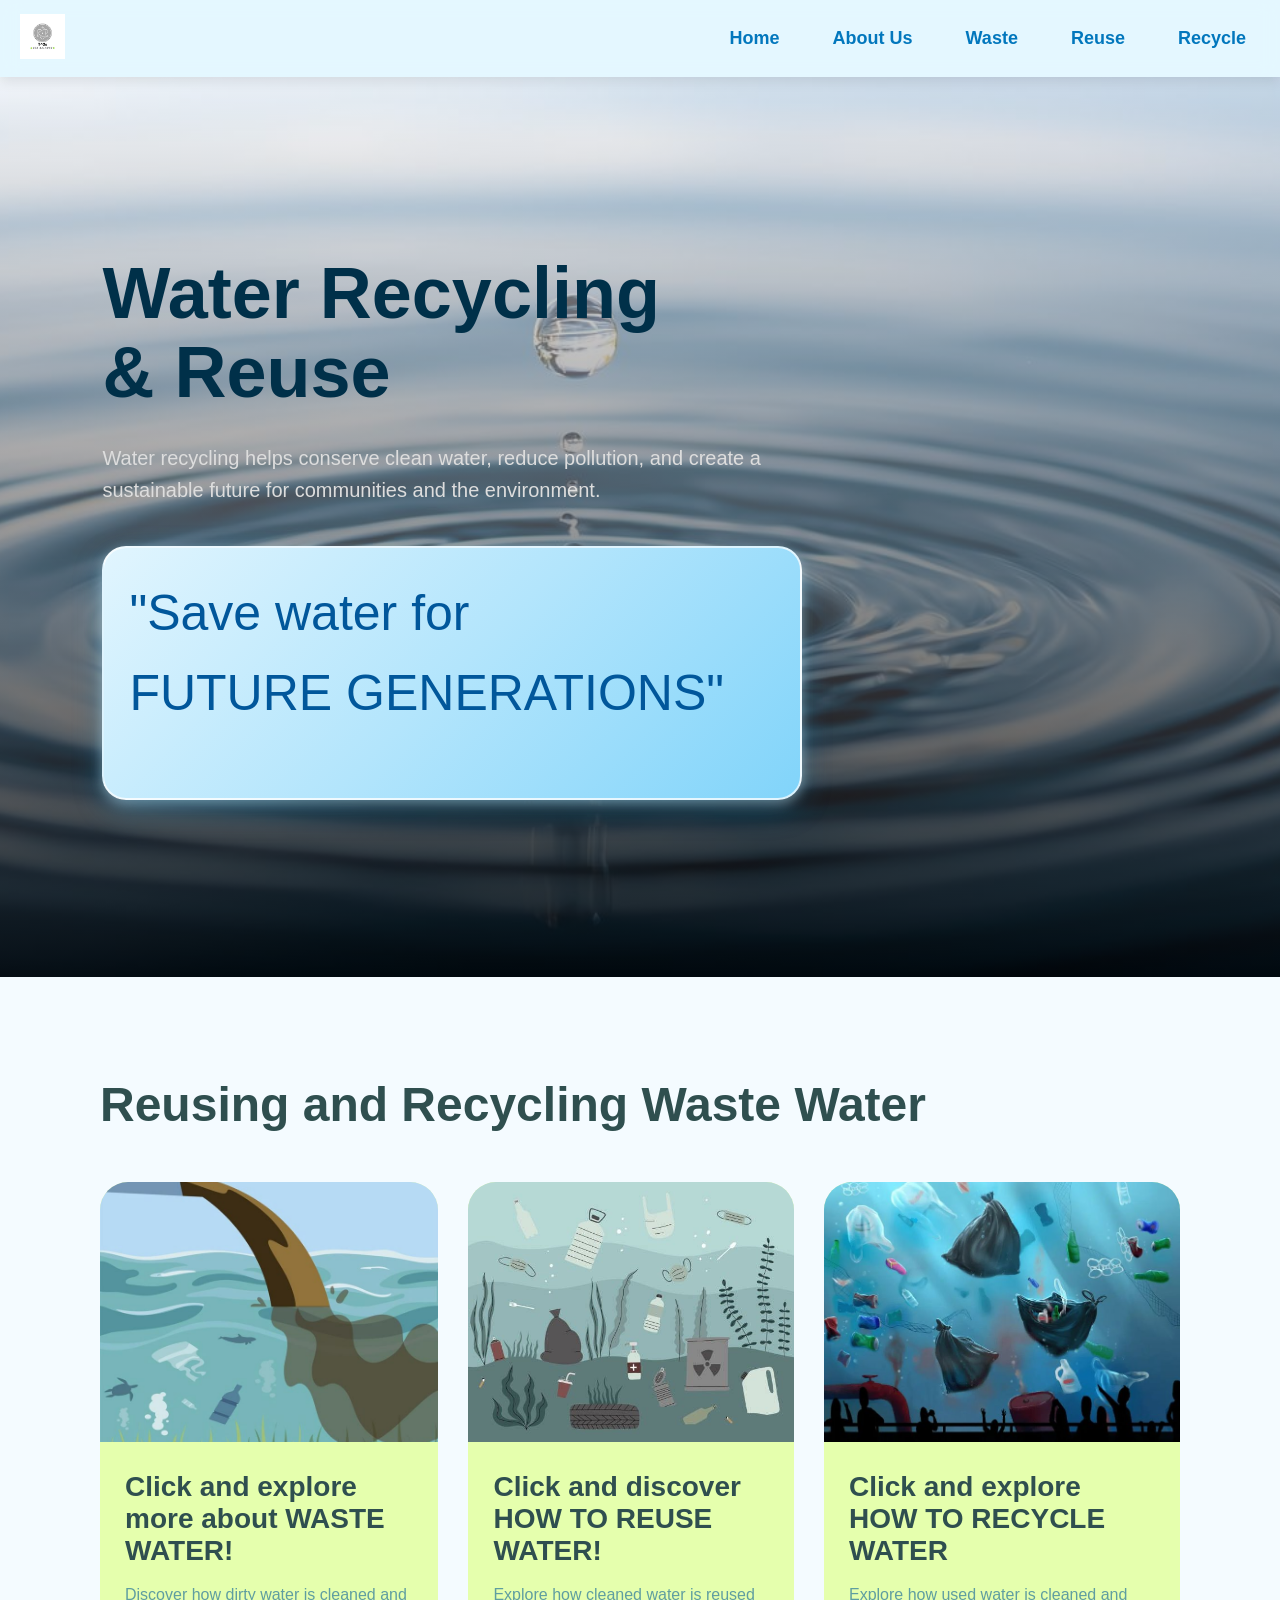
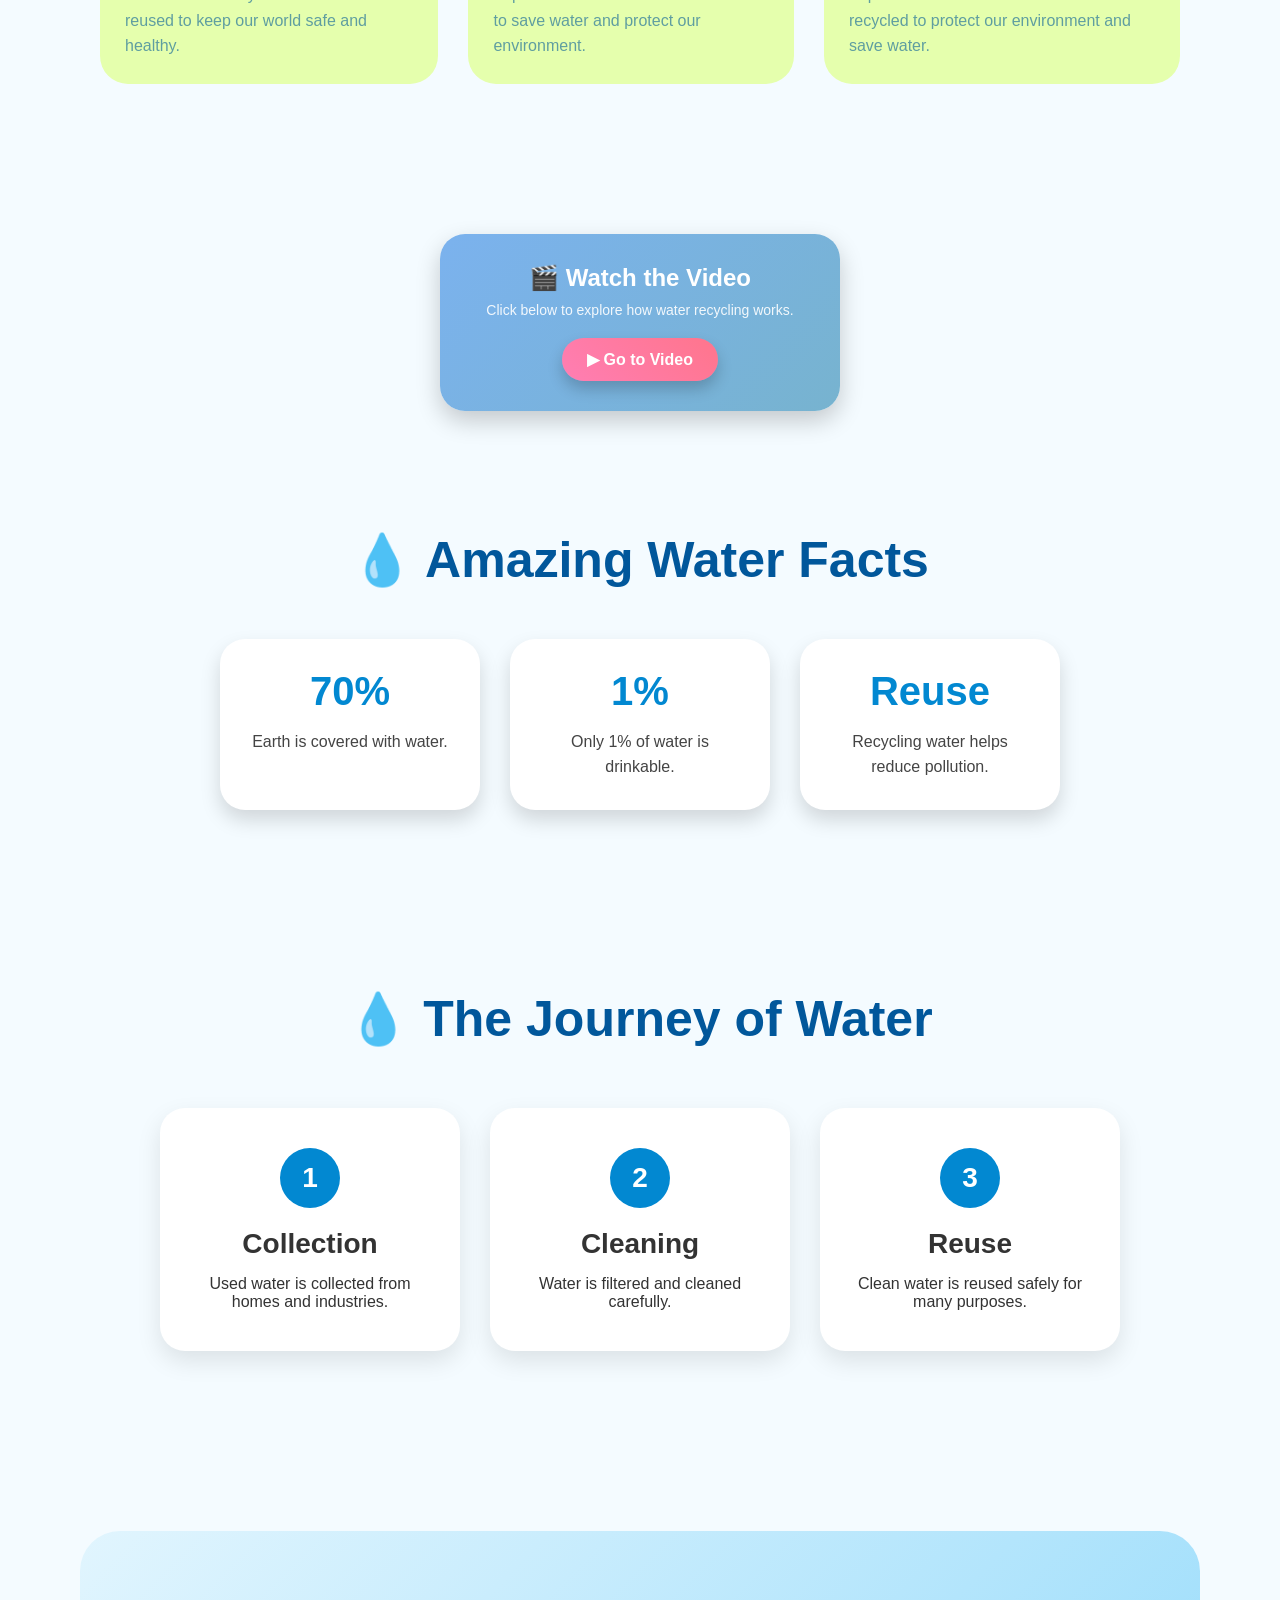
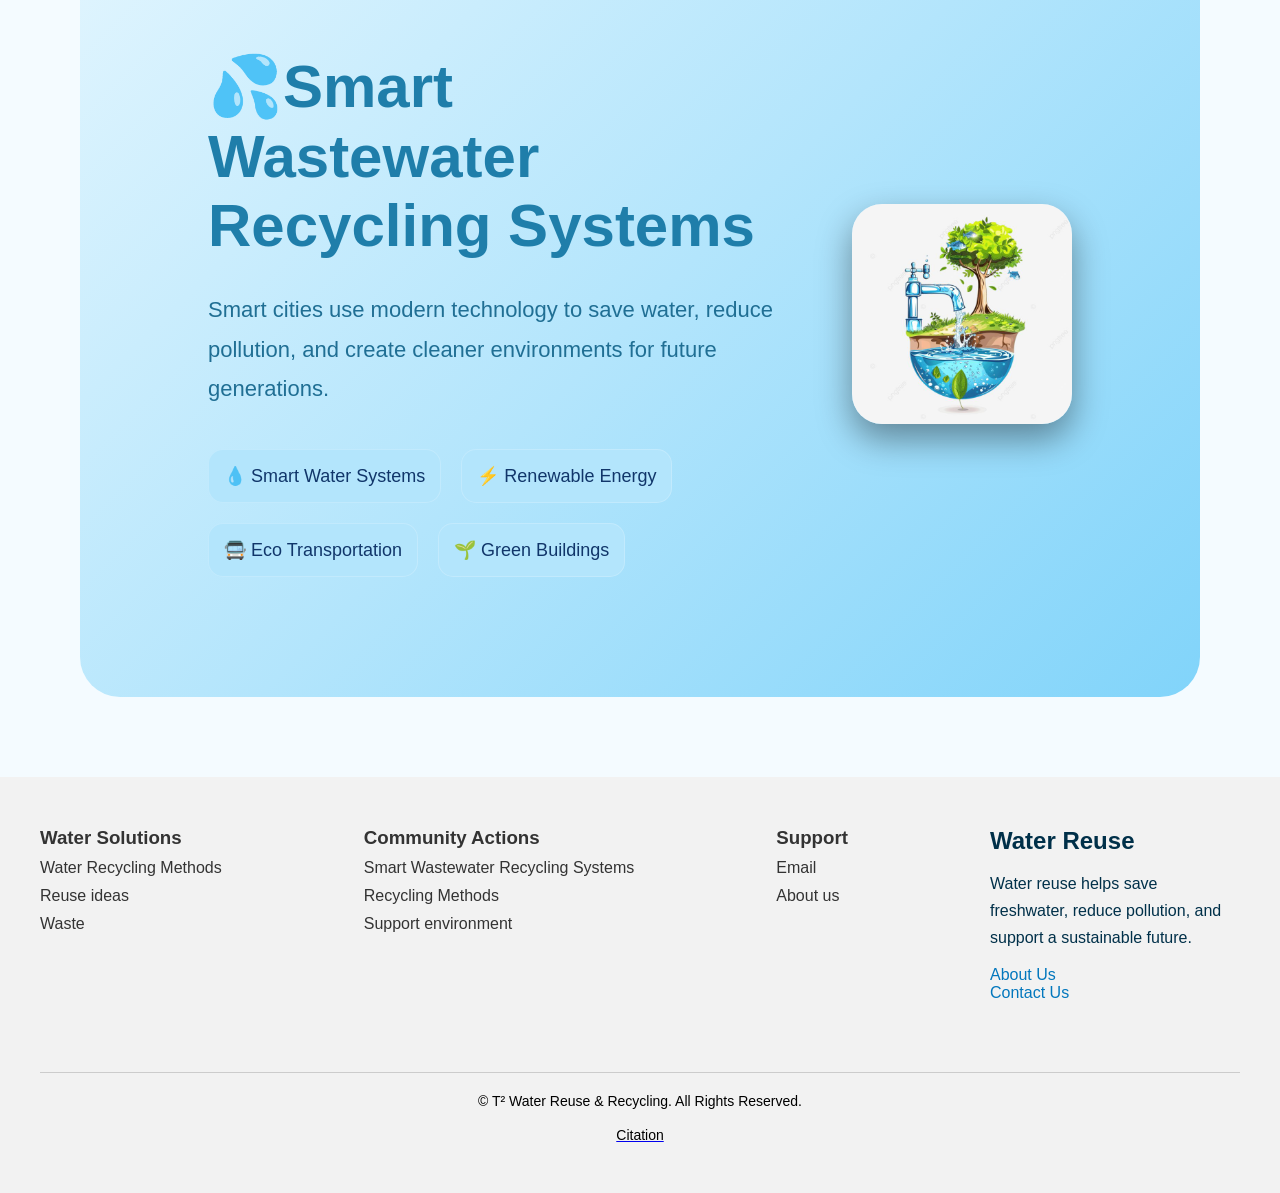
<file: index.html>
<!DOCTYPE html>
<html lang="en">
<head>
  <meta charset="UTF-8">
  <meta name="viewport" content="width=device-width, initial-scale=1.0">
  <title>Water Recycling & Reuse</title>

  <link rel="stylesheet" href="style.css">
  <link rel="icon" type="image/x-icon" href="midea/photo_2026-05-03_09-47-03.jpg">
</head>
<body>

<header>
  <nav class="nav">

    <a href="index.html">
      <img src="midea/photo_2026-05-03_09-47-03.jpg" width="45px" alt="Logo">
    </a>

    <ul class="navbar">
      <li><a href="index.html">Home</a></li>
      <li><a href="aboutus.html">About Us</a></li>
      <li><a href="waste.html">Waste</a></li>
      <li><a href="reuse.html">Reuse</a></li>
      <li><a href="recycle.html">Recycle</a></li>
    </ul>

  </nav>
</header>

<section class="main">
  <div class="main-content">
    <h1> Water Recycling <br> & Reuse</h1>

    <p>
      Water recycling helps conserve clean water, reduce pollution,
      and create a sustainable future for communities and the environment.
    </p>

    <div class="box">
      <p>"Save water for<br> FUTURE GENERATIONS"</p>
    </div>
  </div>
</section>

<section class="info">

  <div class="boxestitle">
    <h2>Reusing and Recycling Waste Water</h2>
  </div>

  <div class="cards">

    <div class="card">
      <a href="waste.html">
        <img src="midea/factory waste.jpg" alt="Waste">

        <div class="card-content">
          <h3>Click and explore more about WASTE WATER!</h3>

          <p>
            Discover how dirty water is cleaned and reused
            to keep our world safe and healthy.
          </p>
        </div>
      </a>
    </div>

    <div class="card">
      <a href="reuse.html">
        <img src="midea/cartoon aesthestic waste sea.jpg" alt="Water Reuse">

        <div class="card-content">
          <h3>Click and discover HOW TO REUSE WATER!</h3>

          <p>
            Explore how cleaned water is reused
            to save water and protect our environment.
          </p>
        </div>
      </a>
    </div>

    <div class="card">
      <a href="recycle.html">
        <img src="midea/cartoon waste sea.jpg" alt="Recycle">

        <div class="card-content">
          <h3>Click and explore HOW TO RECYCLE WATER</h3>

          <p>
            Explore how used water is cleaned and recycled
            to protect our environment and save water.
          </p>
        </div>
      </a>
    </div>

  </div>
</section>

<div class="container">

  <div class="video-card">
    
    <h2>🎬 Watch the Video</h2>
    <p>Click below to explore how water recycling works.</p>

    <a href="https://www.youtube.com/watch?v=wKw2JfWwlf8" class="video-btn" target="_blank">
      ▶ Go to Video
    </a>

  </div>

</div>



<section class="facts">
  <h2>💧 Amazing Water Facts</h2>

  <div class="fact-container">

    <div class="fact-box">
      <h3>70%</h3>
      <p>Earth is covered with water.</p>
    </div>

    <div class="fact-box">
      <h3>1%</h3>
      <p>Only 1% of water is drinkable.</p>
    </div>

    <div class="fact-box">
      <h3>Reuse</h3>
      <p>Recycling water helps reduce pollution.</p>
    </div>

  </div>
</section>



<section class="timeline-section">

  <h2>💧 The Journey of Water</h2>

  <div class="timeline">

    <div class="timeline-box">
      <span>1</span>
      <h3>Collection</h3>
      <p>Used water is collected from homes and industries.</p>
    </div>

    <div class="timeline-box">
      <span>2</span>
      <h3>Cleaning</h3>
      <p>Water is filtered and cleaned carefully.</p>
    </div>

    <div class="timeline-box">
      <span>3</span>
      <h3>Reuse</h3>
      <p>Clean water is reused safely for many purposes.</p>
    </div>

  </div>

</section>


<section class="smart-city">

  <div class="city-text">

    <h2>💦Smart Wastewater Recycling Systems</h2>

    <p>
      Smart cities use modern technology to save water,
      reduce pollution, and create cleaner environments
      for future generations.
    </p>

    <div class="city-features">

      <div class="feature">
        💧 Smart Water Systems
      </div>

      <div class="feature">
        ⚡ Renewable Energy
      </div>

      <div class="feature">
        🚍 Eco Transportation
      </div>

      <div class="feature">
        🌱 Green Buildings
      </div>

    </div>

  </div>

  <div class="city-image">
  <img src="midea/safewater.jpg" alt="Smart City">
</div>

</section>



<footer class="foot">

  <div class="footcont">

    <div class="footcol">
      <h3>Water Solutions</h3>

      <a href="recycle.html">Water Recycling Methods</a>
      <a href="reuse.html">Reuse ideas</a>
      <a href="waste.html">Waste</a>
    </div>

    <div class="footcol">
      <h3>Community Actions</h3>

      <a href="index.html">Smart Wastewater Recycling Systems</a>
      <a href="recycle.html">Recycling Methods</a>
      <a href="reuse.html">Support environment</a>
    </div>

    <div class="footcol">
      <h3>Support</h3>

      <a href="aboutus.html">Email</a>
      <a href="aboutus.html">About us</a>
    </div>

    <div class="footabt">

      <h2>Water Reuse</h2>

      <p>
        Water reuse helps save freshwater,
        reduce pollution,
        and support a sustainable future.
      </p>

      <a href="aboutus.html">About Us</a>
      <br>
      <a href="aboutus.html">Contact Us</a>

    </div>

    <div class="copyright">
      <p>© T² Water Reuse & Recycling. All Rights Reserved.</p>
      <a href="https://edusn-my.sharepoint.com" target="_blank"><br><p>Citation</p></a>
    </div>

  </div>

</footer>

</body>
</html>
</file>
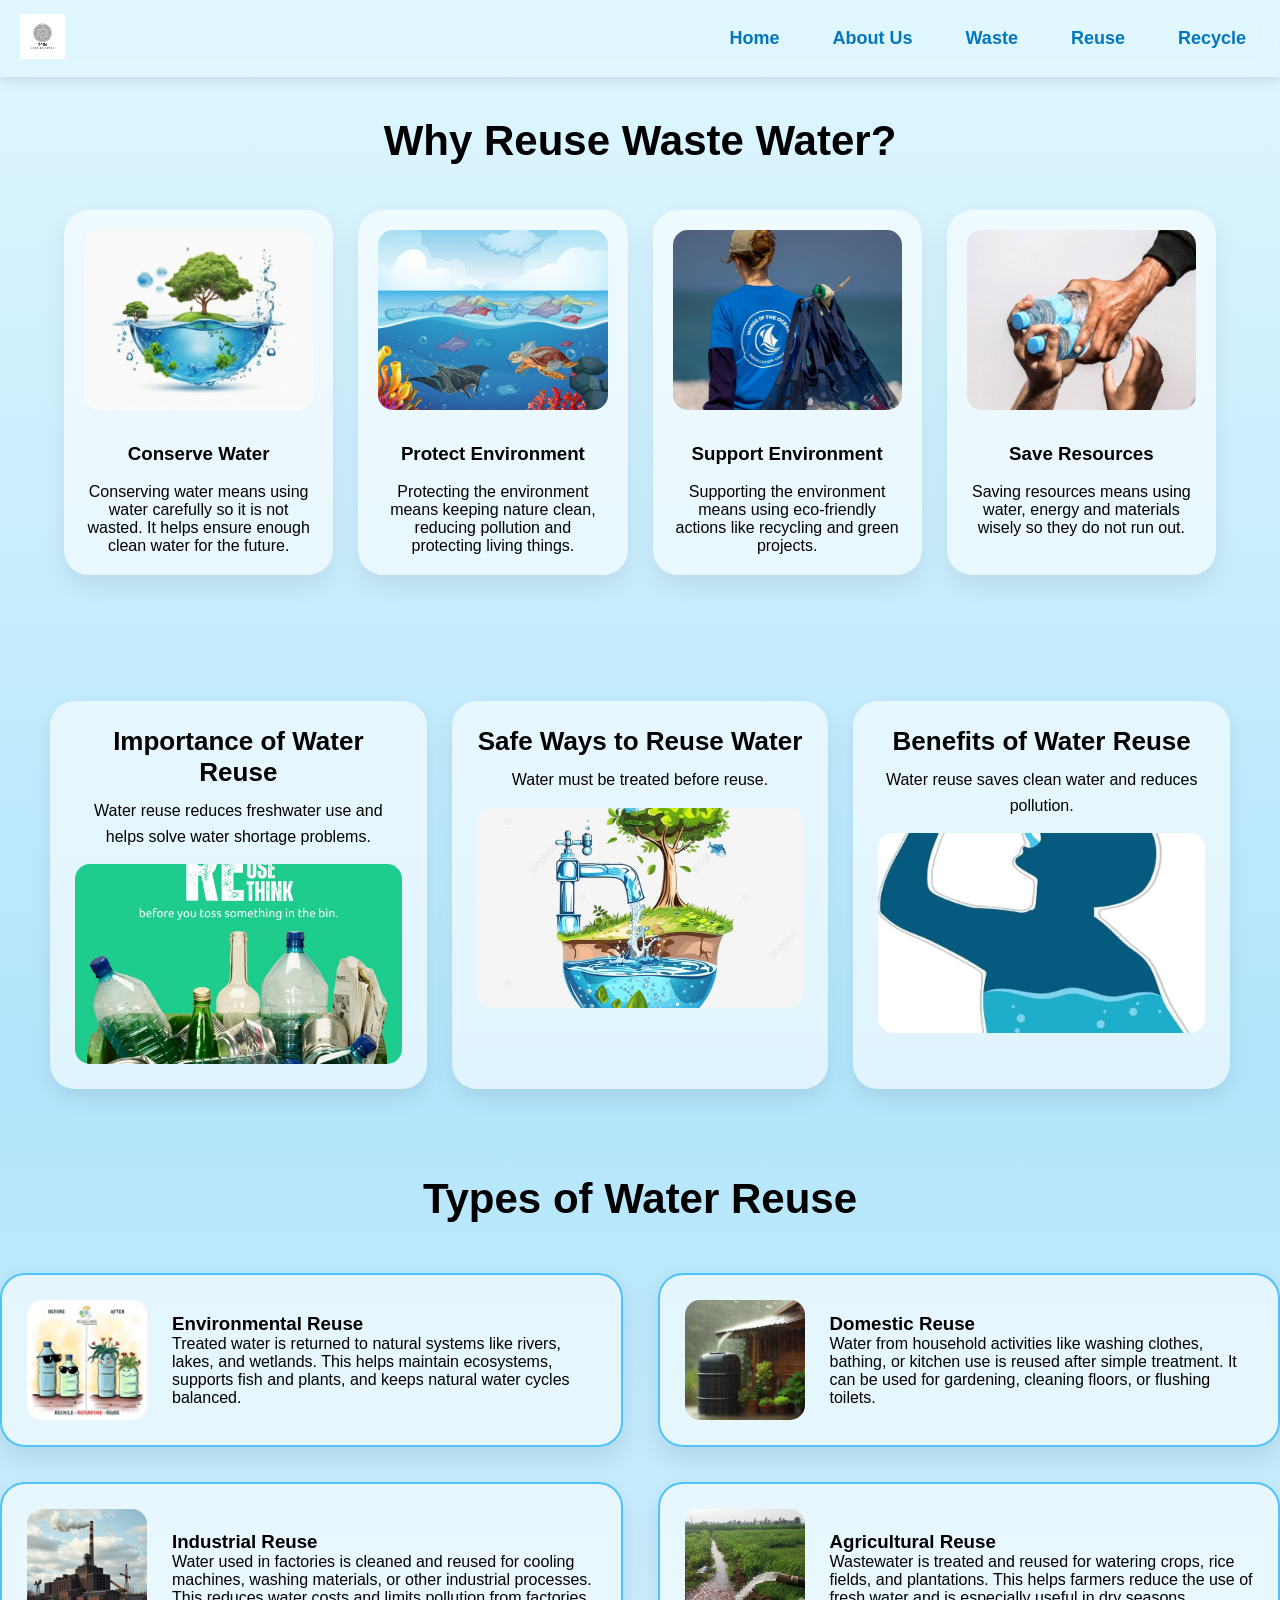
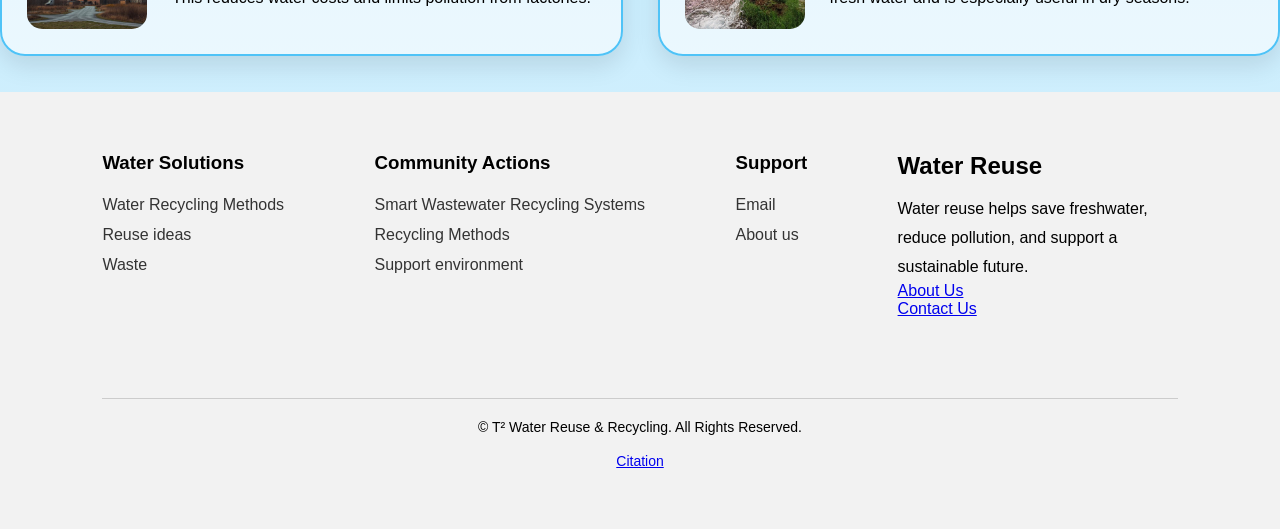
<file: reuse.html>
<!DOCTYPE html>
<html lang="en">
<head>
  <meta charset="UTF-8">
  <meta name="viewport" content="width=device-width, initial-scale=1.0">
  <title>Water Reuse</title>
<link rel="icon" type="image/x-icon" href="midea/photo_2026-05-03_09-47-03.jpg">
  <link rel="stylesheet" href="recyclenreuse.css">
</head>
<body>

<header>
  <nav class="nav">

    <a href="index.html">
      <img src="midea/photo_2026-05-03_09-47-03.jpg" width="45px" alt="Logo">
    </a>

    <ul class="navbar">
      <li><a href="index.html">Home</a></li>
      <li><a href="aboutus.html">About Us</a></li>
      <li><a href="waste.html">Waste</a></li>
      <li><a href="reuse.html">Reuse</a></li>
      <li><a href="recycle.html">Recycle</a></li>
    </ul>

  </nav>
</header>
<div class="container">

  <h1>Why Reuse Waste Water?</h1>

  <div class="card-container">

    <div class="card">
      <img src="midea/conserve-water.jpg" width="250px"><br>
      <div class="card-content">
        <h3>Conserve Water</h3><br>
        <p>Conserving water means using water carefully so it is not wasted. It helps ensure enough clean water for the future.</p>
      </div>
    </div>

    <div class="card">
<img src="midea/protect.jpg" width="250px"><br>
      <div class="card-content">
        <h3>Protect Environment</h3><br>
        <p>Protecting the environment means keeping nature clean, reducing pollution and protecting living things.</p>
      </div>
    </div>

    <div class="card">
<img src="midea/support.jpg" width="250px"><br>
      <div class="card-content">
        <h3>Support Environment</h3><br>
        <p>Supporting the environment means using eco-friendly actions like recycling and green projects.</p>
      </div>
    </div>

    <div class="card">
<img src="midea/save.jpg" width="250px"><br>
      <div class="card-content">
        <h3>Save Resources</h3><br>
        <p>Saving resources means using water, energy and materials wisely so they do not run out.</p>
      </div>
    </div>

  </div>

</div>
<br>
<br>


</div>
  <div class="content-container">

  <div class="content-section">
    <div class="text">
      <h2>Importance of Water Reuse</h2>
      <p>Water reuse reduces freshwater use and helps solve water shortage problems.</p>
    </div>
    <img src="midea/Important of water reuse.jpg">
  </div>

  <div class="content-section">
    <div class="text">
      <h2>Safe Ways to Reuse Water</h2>
      <p>Water must be treated before reuse.</p>
    </div>
    <img src="midea/safewater.jpg">
  </div>

  <div class="content-section">
    <div class="text">
      <h2>Benefits of Water Reuse</h2>
      <p>Water reuse saves clean water and reduces pollution.</p>
    </div>
    <img src="midea/bbbb.jpg">
  </div>

</div>
<br>
<br>


  <h1>Types of Water Reuse</h1>

  <div class="types-container">

    <div class="type-box">
      <img src="midea/environmental.jpg">
      <div class="type-content">
        <h3>Environmental Reuse</h3>
        <p>Treated water is returned to natural systems like rivers, lakes, and wetlands. This helps maintain ecosystems, supports fish and plants, and keeps natural water cycles balanced.</p>
      </div>
    </div>

    <div class="type-box">
      <img src="midea/rainwater.jpg">
      <div class="type-content">
        <h3>Domestic Reuse</h3>
        <p>Water from household activities like washing clothes, bathing, or kitchen use is reused after simple treatment. It can be used for gardening, cleaning floors, or flushing toilets.</p>
      </div>
    </div>

    <div class="type-box">
      <img src="midea/industry.jpg">
      <div class="type-content">
        <h3>Industrial Reuse</h3>
        <p>Water used in factories is cleaned and reused for cooling machines, washing materials, or other industrial processes. This reduces water costs and limits pollution from factories.</p>
      </div>
    </div>

    <div class="type-box">
      <img src="midea/agri.jpg">
      <div class="type-content">
        <h3>Agricultural Reuse</h3>
        <p>Wastewater is treated and reused for watering crops, rice fields, and plantations. This helps farmers reduce the use of fresh water and is especially useful in dry seasons.</p>
      </div>
    </div>

  </div>

</div>
<br>
<br>

<footer class="foot">

  <div class="footcont">

    <div class="footcol">
      <h3>Water Solutions</h3>

      <a href="recycle.html">Water Recycling Methods</a>
      <a href="reuse.html">Reuse ideas</a>
      <a href="waste.html">Waste</a>
    </div>

    <div class="footcol">
      <h3>Community Actions</h3>

      <a href="index.html">Smart Wastewater Recycling Systems</a>
      <a href="recycle.html">Recycling Methods</a>
      <a href="reuse.html">Support environment</a>
    </div>

    <div class="footcol">
      <h3>Support</h3>

      <a href="aboutus.html">Email</a>
      <a href="aboutus.html">About us</a>
    </div>

    <div class="footabt">

      <h2>Water Reuse</h2>

      <p>
        Water reuse helps save freshwater,
        reduce pollution,
        and support a sustainable future.
      </p>

      <a href="aboutus.html">About Us</a>
      <br>
      <a href="aboutus.html">Contact Us</a>

    </div>

    <div class="copyright">
      <p>© T² Water Reuse & Recycling. All Rights Reserved.</p>
      <a href="https://edusn-my.sharepoint.com" target="_blank"><br><p>Citation</p></a>
    </div>

  </div>

</footer>

</body>
</html>
</file>
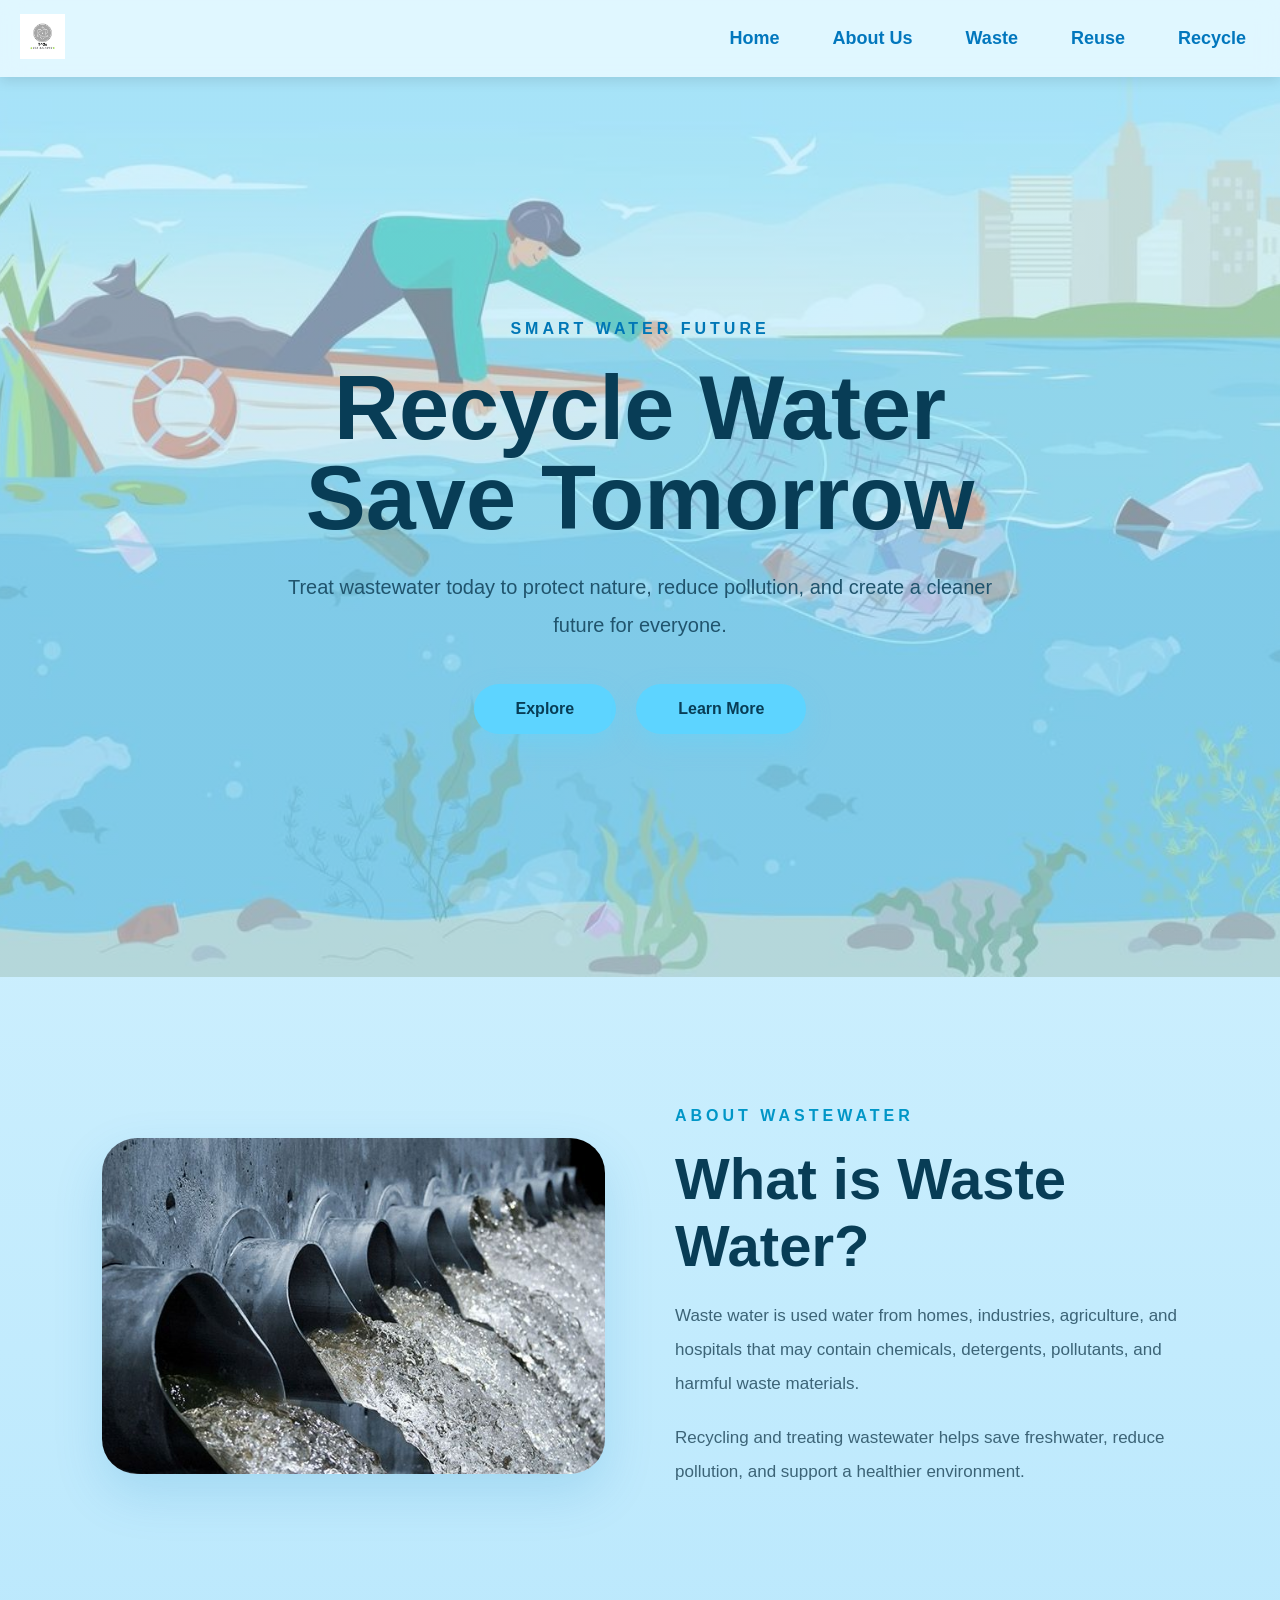
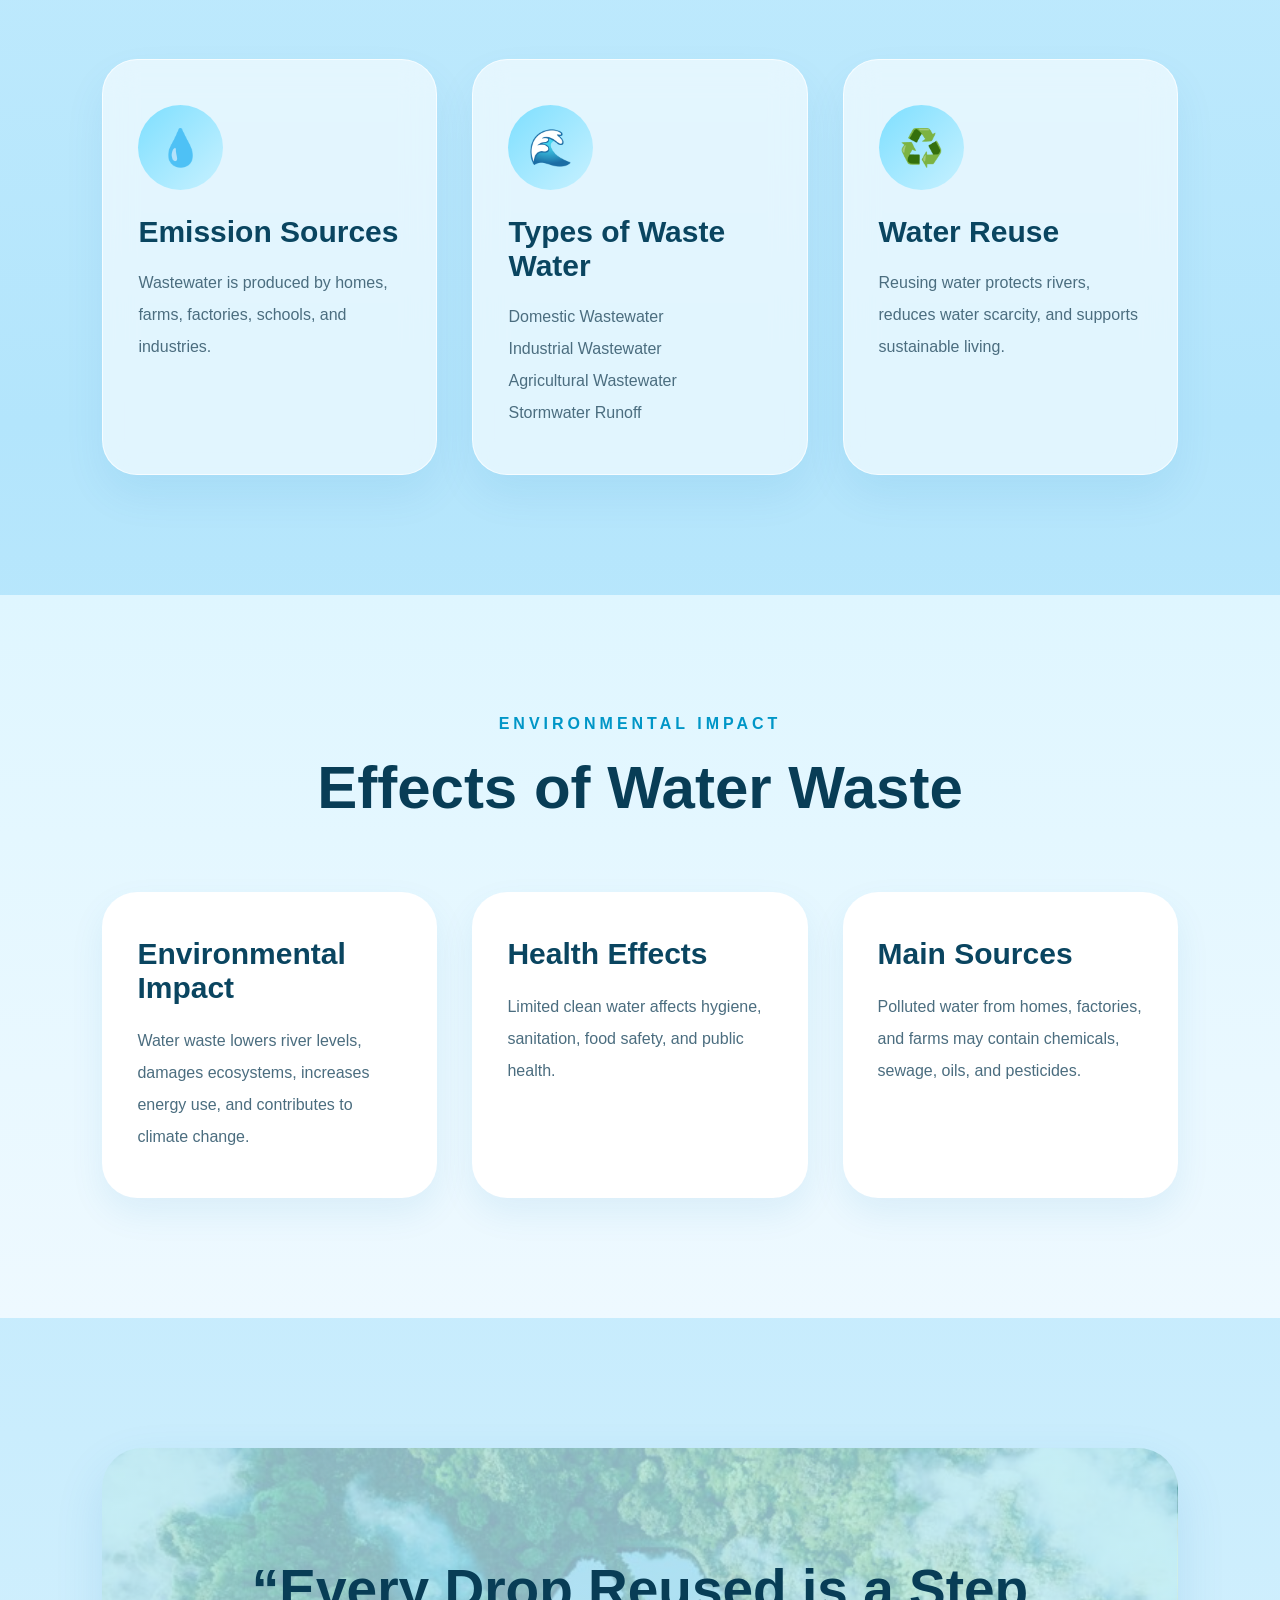
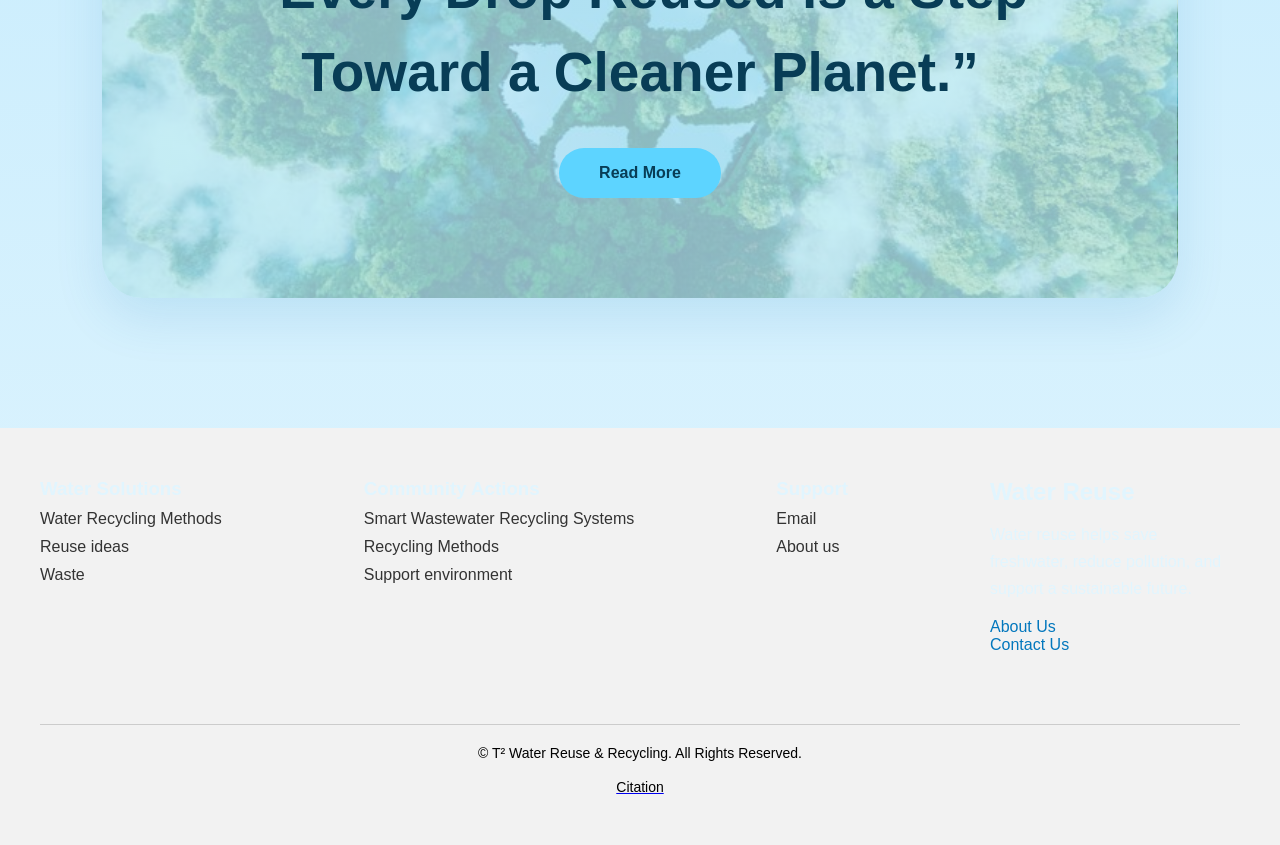
<file: waste.html>
<!DOCTYPE html>
<html lang="en">
<head>
  <meta charset="UTF-8">
  <meta name="viewport" content="width=device-width, initial-scale=1.0">
  <title>Water Recycling & Reuse</title>
  <link rel="stylesheet" href="wastest.css">
  <link rel="icon" type="image/x-icon" href="midea/photo_2026-05-03_09-47-03.jpg">
</head>

<body>

<header>
  <nav class="nav">

    <a href="index.html">
      <img src="midea/photo_2026-05-03_09-47-03.jpg" width="45px" alt="Logo">
    </a>

    <ul class="navbar">
      <li><a href="index.html">Home</a></li>
      <li><a href="aboutus.html">About Us</a></li>
      <li><a href="waste.html">Waste</a></li>
      <li><a href="reuse.html">Reuse</a></li>
      <li><a href="recycle.html">Recycle</a></li>
    </ul>

  </nav>
</header>

</header>

<section class="waste">

  <div class="waste-content">

    <span>SMART WATER FUTURE</span>

    <h1>Recycle Water <br> Save Tomorrow</h1>

    <p>
      Treat wastewater today to protect nature,
      reduce pollution, and create a cleaner future for everyone.
    </p>

    <div class="waste-buttons">
      <a href="reuse.html">Explore</a>
      <a href="recycle.html" class="glass">Learn More</a>
    </div>

  </div>

</section>

<section class="about">

  <div class="about-image">
    <img src="midea/wastewater.jpg" alt="">
  </div>

  <div class="about-text">

    <span>ABOUT WASTEWATER</span>

    <h2>What is Waste Water?</h2>

    <p>
      Waste water is used water from homes,
      industries, agriculture, and hospitals that may contain chemicals,
      detergents, pollutants, and harmful waste materials.
    </p>

    <p>
      Recycling and treating wastewater helps save freshwater,
      reduce pollution, and support a healthier environment.
    </p>

  </div>

</section>

<section class="cards">

  <div class="card">

    <div class="icon">💧</div>

    <h3>Emission Sources</h3>

    <p>
      Wastewater is produced by homes,
      farms, factories, schools, and industries.
    </p>

  </div>

  <div class="card">

    <div class="icon">🌊</div>

    <h3>Types of Waste Water</h3>

    <p>
      Domestic Wastewater<br>
      Industrial Wastewater<br>
      Agricultural Wastewater<br>
      Stormwater Runoff
    </p>

  </div>

  <div class="card">

    <div class="icon">♻️</div>

    <h3>Water Reuse</h3>

    <p>
      Reusing water protects rivers,
      reduces water scarcity,
      and supports sustainable living.
    </p>

  </div>

</section>

<section class="impact">

  <div class="title">
    <span>ENVIRONMENTAL IMPACT</span>
    <h2>Effects of Water Waste</h2>
  </div>

  <div class="impact-grid">

    <div class="impact-box">

      <h3>Environmental Impact</h3>

      <p>
        Water waste lowers river levels,
        damages ecosystems,
        increases energy use,
        and contributes to climate change.
      </p>

    </div>

    <div class="impact-box">

      <h3>Health Effects</h3>

      <p>
        Limited clean water affects hygiene,
        sanitation,
        food safety,
        and public health.
      </p>

    </div>

    <div class="impact-box">

      <h3>Main Sources</h3>

      <p>
        Polluted water from homes,
        factories,
        and farms may contain chemicals,
        sewage,
        oils,
        and pesticides.
      </p>

    </div>

  </div>

</section>

<section class="quote">

  <div class="quote-content">

    <h2>
      “Every Drop Reused is a Step Toward a Cleaner Planet.”
    </h2>

    <a href="reuse.html">Read More</a>

  </div>

</section>

<footer class="foot">

  <div class="footcont">

    <div class="footcol">
      <h3>Water Solutions</h3>

      <a href="recycle.html">Water Recycling Methods</a>
      <a href="reuse.html">Reuse ideas</a>
      <a href="waste.html">Waste</a>
    </div>

    <div class="footcol">
      <h3>Community Actions</h3>

      <a href="index.html">Smart Wastewater Recycling Systems</a>
      <a href="recycle.html">Recycling Methods</a>
      <a href="reuse.html">Support environment</a>
    </div>

    <div class="footcol">
      <h3>Support</h3>

      <a href="aboutus.html">Email</a>
      <a href="aboutus.html">About us</a>
    </div>

    <div class="footabt">

      <h2>Water Reuse</h2>

      <p>
        Water reuse helps save freshwater,
        reduce pollution,
        and support a sustainable future.
      </p>

      <a href="aboutus.html">About Us</a>
      <br>
      <a href="aboutus.html">Contact Us</a>

    </div>

    <div class="copyright">
      <p>© T² Water Reuse & Recycling. All Rights Reserved.</p>
      <a href="https://edusn-my.sharepoint.com" target="_blank"><br><p>Citation</p></a>
    </div>

  </div>

</footer>

</body>
</html>
</file>
<file: style.css>
*{
  margin: 0;
  padding: 0;
  box-sizing: border-box;
  font-family: Arial, sans-serif;
}

body{
  background: linear-gradient(180deg, #e0f7ff, #b3e5fc, #e1f5fe);
    color:#e1f5fe;
}

header{
  width: 100%;
  background: rgba(224, 247, 255, 0.8);
  backdrop-filter: blur(10px);
  box-shadow: 0 4px 12px rgba(0,0,0,0.1);
  position: sticky;
  top: 0;
  z-index: 1000;
}

.nav{
  display: flex;
  justify-content: space-between;
  align-items: center;
  padding: 14px 20px;
}

.navbar{
  list-style: none;
  display: flex;
  gap: 25px;
}

.navbar li a{
  text-decoration: none;
  font-size: 18px;
  font-weight: bold;
  color: #0277bd;
  padding: 10px 14px;
  border-radius: 10px;
  transition: 0.3s;
}

.navbar li a:hover{
  background: #81d4fa;
  color: #01579b;
}

.main{
  height:100vh;
  background:
  linear-gradient(rgba(255, 253, 253, 0.55), rgba(0,0,0,.8)),
  url("midea/dropbg.jpg") center/cover no-repeat;
  display:flex;
  align-items:center;
  padding:0 8%;
}

.main-content{
  max-width:700px;
}

.main-content h1{
  font-size:72px;
  line-height:1.1;
  margin-bottom:30px;
  font-weight:600;
}

.main-content p{
  font-size:20px;
  line-height:1.6;
  color:#ddd;
  margin-bottom:40px;
}

.box{
  background:linear-gradient(135deg,#e1f5fe,#b3e5fc,#81d4fa);
  border-radius:24px;
  padding:25px;
  display:flex;
  align-items:center;
  gap:25px;
  flex-wrap:wrap;
  max-width:950px;
  border:2px solid rgba(255,255,255,0.7);
  box-shadow:
    0 10px 30px rgba(3,169,244,0.25),
    0 4px 12px rgba(255,255,255,0.4);
}

.box p{
  font-size:50px;
  font-weight:100;
  font-family:Impact, Haettenschweiler, 'Arial Narrow Bold', sans-serif;
  color:#01579b;}

.info{
  padding:100px;
}

.boxestitle{
  display:flex;
  justify-content:space-between;
  align-items:center;
  margin-bottom:50px;
}

.boxestitle h2{
  font-size:48px;
  font-weight:600;
  color:darkslategray;
}

.cards{
  display:flex;
  gap:30px;
}

.card{
  background:hsl(79, 100%, 84%);
  border-radius:28px;
  overflow:hidden;
  transition: transform 0.4s ease, box-shadow 0.4s ease;
}

.card:hover{
  transform:translateY(-10px);
  box-shadow:0 15px 30px rgba(0,0,0,0.3);
}

.card img{
  width:100%;
  height:260px;
  object-fit:cover;
}

.card-content{
  padding:25px;
}

.card-content h3{
  font-size:28px;
  margin-bottom:15px;
  color:darkslategray;
}

.card-content p{
  color:cadetblue;
  line-height:1.6;
}

.card a{
  text-decoration:none;
}

.container{
  display:grid;
  grid-template-columns:2fr 1fr;
  gap:20px;
  margin:40px;
  align-items:stretch;
}.container {
  display: flex;
  justify-content: center;
  align-items: center;
  margin-top: 50px;
}

.video-card {
  background: linear-gradient(135deg, #7bb2ee, #77b3cf);
  color: white;
  padding: 30px;
  border-radius: 25px;
  width: 400px;
  text-align: center;
  box-shadow: 0 10px 25px rgba(0,0,0,0.2);
  transition: transform 0.3s ease;
}

.video-card:hover {
  transform: translateY(-5px);
}

.video-card h2 {
  margin-bottom: 10px;
}

.video-card p {
  font-size: 14px;
  opacity: 0.9;
  margin-bottom: 20px;
}

.video-btn {
  display: inline-block;
  padding: 12px 25px;
  background: linear-gradient(45deg, #ff7eb3, #ff758c);
  color: white;
  text-decoration: none;
  border-radius: 50px;
  font-weight: bold;
  transition: all 0.3s ease;
  box-shadow: 0 8px 15px rgba(0,0,0,0.2);
}

.video-btn:hover {
  transform: scale(1.1);
  background: linear-gradient(45deg, #ff4e8a, #ff2e63);
  box-shadow: 0 12px 20px rgba(0,0,0,0.3);
}

.foot{
  background: #f2f2f2;
  padding: 50px 40px;
}

.footcont{
  display: flex;
  justify-content: space-between;
  flex-wrap: wrap;
  gap: 40px;
}

.footcol{
  display: flex;
  flex-direction: column;
  gap: 10px;
}

.footcol a{
  text-decoration: none;
  color: #333;
}

.footcol a:hover{
  color: #0277bd;
}

.footabt{
  max-width: 250px;
}

.footabt p{
  margin: 15px 0;
  line-height: 1.7;
}

.footabt a{
  text-decoration: none;
  color: #0277bd;
}

.copyright{
  width:100%;
  text-align:center;
  margin-top:30px;
  padding-top:20px;
  border-top:1px solid #ccc;
}

.copyright p{
  color:#000000;
  font-size:14px;
}



.facts{
  padding:80px 10%;
  text-align:center;
}

.facts h2{
  font-size:50px;
  margin-bottom:50px;
  color:#01579b;
}

.fact-container{
  display:flex;
  justify-content:center;
  gap:30px;
  flex-wrap:wrap;
}

.fact-box{
  background:white;
  width:260px;
  padding:30px;
  border-radius:25px;
  box-shadow:0 10px 20px rgba(0,0,0,0.15);
  transition:0.4s;
}

.fact-box:hover{
  transform:translateY(-10px) scale(1.05);
}

.fact-box h3{
  font-size:40px;
  color:#0288d1;
  margin-bottom:15px;
}

.fact-box p{
  color:#444;
  line-height:1.6;
}


.timeline-section{
  padding:100px 10%;
  text-align:center;
}

.timeline-section h2{
  font-size:50px;
  margin-bottom:60px;
  color:#01579b;
}

.timeline-section p,h3{
  color:#333;
}

.timeline{
  display:flex;
  justify-content:center;
  gap:30px;
  flex-wrap:wrap;
}

.timeline-box{
  background:white;
  width:300px;
  padding:40px 30px;
  border-radius:25px;
  position:relative;
  box-shadow:0 10px 25px rgba(0,0,0,0.1);
  transition:0.4s;
}

.timeline-box:hover{
  transform:translateY(-10px);
}

.timeline-box span{
  width:60px;
  height:60px;
  background:#0288d1;
  color:white;
  display:flex;
  justify-content:center;
  align-items:center;
  border-radius:50%;
  font-size:28px;
  font-weight:bold;
  margin:auto;
  margin-bottom:20px;
}

.timeline-box h3{
  font-size:28px;
  margin-bottom:15px;
}


.smart-city{
  display:flex;
  justify-content: space-between;
  align-items:center;
  gap:60px;
  padding:120px 10%;
  flex-wrap:wrap;
  background: linear-gradient(135deg,#e1f5fe,#b3e5fc,#81d4fa);
  border-radius:40px;
  margin:80px;
  color:rgb(17, 54, 106);
  overflow:hidden;
}

.city-text{
  flex:1;
  min-width:300px;
}

.city-text h2{
  font-size:60px;
  margin-bottom:30px;
  color:#1f7eaa;
}

.city-text p{
  font-size:22px;
  line-height:1.8;
  margin-bottom:40px;
  color:#206f94;
}

.city-features{
  display:flex;
  flex-wrap:wrap;
  gap:20px;
}

.feature{
  padding:15px 25px;
  background: #b3e5fc;
  border:1px solid rgba(255,255,255,0.2);
  backdrop-filter:blur(10px);
  border-radius:50px;
  font-size:18px;
  transition:0.3s;
}

.feature:hover{
  transform:scale(1.08);
  background:#4fc3f7;
  color:#3088a6;
}

.city-image{
  margin-left: auto;
  display: flex;
  justify-content: flex-end;
}

.city-image img{
  width: 220px;
  max-width: 100%;
  height: auto;
  border-radius: 30px;
  object-fit: cover;
  box-shadow: 0 15px 35px rgba(0,0,0,0.4);
}

.city-image img:hover{
  transform:scale(1.05);
  
}



/* Aboutus */




* {
  margin: 0;
  padding: 0;
  box-sizing: border-box;
  font-family: Arial, sans-serif;
  scroll-behavior: smooth;
}

body {
  background: #f4fbff;
  color: #003049;
}

.sec {
  width: 100%;
  height: 100vh;
  position: relative;
  display: flex;
  justify-content: center;
  align-items: center;
  overflow: hidden;
}

.bg-img {
  position: absolute;
  width: 100%;
  height: 100%;
  object-fit: cover;
}

.sec-overlay {
  position: absolute;
  width: 100%;
  height: 100%;
  background: rgba(0,0,0,0.5);
}

.sec-content {
  position: relative;
  color: white;
  text-align: center;
  max-width: 900px;
}

.sec-content h4 {
  font-size: 28px;
  color: #90e0ef;
  margin-bottom: 20px;
}

.sec-content h1 {
  font-size: 78px;
  margin-bottom: 25px;
  line-height: 1.2;
}

.sec-content p {
  font-size: 24px;
  line-height: 1.8;
}

.about {
  width: 100%;
  padding: 100px 80px;
  display: flex;
  align-items: center;
  gap: 70px;
  background: white;
}

.about-image img {
  width: 500px;
  border-radius: 25px;
  box-shadow: 0 10px 30px rgba(0,0,0,0.15);
  transition: 0.5s;
}

.about-image img:hover {
  transform: scale(1.05) rotate(1deg);
}

.about-text h4 {
  color: #00a8e8;
  margin-bottom: 15px;
}

.about-text h2 {
  font-size: 50px;
  margin-bottom: 25px;
}

.about-text p {
  font-size: 19px;
  line-height: 1.8;
  margin-bottom: 35px;
}

.about-features {
  display: flex;
  flex-direction: column;
  gap: 25px;
}

.feature {
  display: flex;
  gap: 20px;
  align-items: center;
  padding: 15px;
  border-radius: 15px;
  transition: 0.4s;
}

.feature:hover {
  background: #eaf8ff;
  transform: translateX(10px);
}

.feature i {
  font-size: 35px;
  color: #00a8e8;
  transition: 0.4s;
}

.feature:hover i {
  transform: rotate(15deg) scale(1.2);
}

.cardsection {
  background: white;
  padding: 100px 80px;
  text-align: center;
}

.cardsection h2 {
  font-size: 50px;
  margin-bottom: 50px;
  color: #0077b6;
}

.cardscontainer {
  display: flex;
  justify-content: center;
  gap: 30px;
  flex-wrap: wrap;
}

.infcard {
  width: 330px;
  background: #f4fbff;
  padding: 40px;
  border-radius: 25px;
  box-shadow: 0 8px 20px rgba(0,0,0,0.08);
  transition: 0.5s;
}

.infcard:hover {
  transform: translateY(-15px);
  background: #00a8e8;
  color: white;
}

.infcard i {
  font-size: 45px;
  color: #00a8e8;
  margin-bottom: 25px;
  transition: 0.4s;
}

.infcard:hover i {
  color: white;
  transform: scale(1.2) rotate(10deg);
}

.infcard h3 {
  margin-bottom: 20px;
  font-size: 28px;
}

.infcard p {
  line-height: 1.8;
}

.misvis {
  padding: 100px 80px;
  display: flex;
  gap: 40px;
  flex-wrap: wrap;
  justify-content: center;
}

.misbox {
  width: 500px;
  background: white;
  border-radius: 25px;
  overflow: hidden;
  box-shadow: 0 10px 25px rgba(0,0,0,0.1);
  transition: 0.5s;
}

.misbox:hover {
  transform: translateY(-12px);
}

.misbox img {
  width: 100%;
  height: 280px;
  object-fit: cover;
  transition: 0.5s;
}

.misbox:hover img {
  transform: scale(1.08);
}

.miscontent {
  padding: 35px;
}

.miscontent h2 {
  color: #00a8e8;
  margin-bottom: 20px;
  font-size: 35px;
}

.miscontent p {
  line-height: 1.9;
}

.team {
  padding: 100px 80px;
  background: white;
  text-align: center;
}

.team h2 {
  font-size: 50px;
  margin-bottom: 60px;
  color: #0077b6;
}

.team-container {
  display: flex;
  gap: 30px;
  justify-content: center;
  flex-wrap: wrap;
}

.team-card {
  width: 260px;
  background: #f4fbff;
  border-radius: 25px;
  overflow: hidden;
  box-shadow: 0 8px 20px rgba(0,0,0,0.08);
  transition: 0.5s;
}

.team-card:hover {
  transform: translateY(-15px) scale(1.03);
}

.team-card img {
  width: 100%;
  height: 260px;
  object-fit: cover;
  transition: 0.5s;
}

.team-card:hover img {
  transform: scale(1.1);
}

.team-card h3 {
  margin-top: 20px;
  color: #0077b6;
}

.team-card p {
  padding: 20px;
  line-height: 1.7;
}

.contact {
  padding: 100px 80px;
  display: flex;
  gap: 50px;
  background: white;
  align-items: center;
}

.contact-image img {
  width: 500px;
  border-radius: 25px;
  transition: 0.5s;
}

.contact-image img:hover {
  transform: scale(1.05);
}

.contact-form {
  width: 100%;
}

.contact-form h2 {
  font-size: 45px;
  color: #0077b6;
  margin-bottom: 30px;
}

.contact-form input,
.contact-form textarea {
  width: 100%;
  padding: 18px;
  margin-bottom: 20px;
  border: none;
  border-radius: 15px;
  background: #f4fbff;
  font-size: 16px;
  transition: 0.4s;
}

.contact-form input:focus,
.contact-form textarea:focus {
  outline: none;
  background: #dff6ff;
  transform: scale(1.02);
}

.contact-form textarea {
  height: 150px;
  resize: none;
}

.contact-form button {
  padding: 15px 35px;
  border: none;
  background: #00a8e8;
  color: white;
  border-radius: 35px;
  font-size: 17px;
  cursor: pointer;
  transition: 0.4s;
}

.contact-form button:hover {
  background: #0077b6;
  transform: translateY(-5px);
}
</file>
<file: recyclenreuse.css>
*{
  margin: 0;
  padding: 0;
  box-sizing: border-box;
  font-family: Arial, sans-serif;
}

body{
  background: linear-gradient(180deg, #e0f7ff, #b3e5fc, #e1f5fe);
  color:#e1f5fe;
}

header{
  width: 100%;
  background: rgba(224, 247, 255, 0.8);
  backdrop-filter: blur(10px);
  box-shadow: 0 4px 12px rgba(0,0,0,0.1);
  position: sticky;
  top: 0;
  z-index: 1000;
}

.nav{
  display: flex;
  justify-content: space-between;
  align-items: center;
  padding: 14px 20px;
}

.navbar{
  list-style: none;
  display: flex;
  gap: 25px;
}

.navbar li a{
  text-decoration: none;
  font-size: 18px;
  font-weight: bold;
  color: #0277bd;
  padding: 10px 14px;
  border-radius: 10px;
  transition: 0.3s;
}

.navbar li a:hover{
  background: #81d4fa;
  color: #01579b;
}

.titlesec{
  min-height:100vh;
  display:flex;
  align-items:center;
  justify-content:center;
  padding:60px 8%;
  background:
    linear-gradient(rgba(0,0,0,0.2),
    rgba(0,0,0,0.2)),
    url("midea/water-bg.jpg");
  background-size:cover;
  background-position:center;
}

.titlecard{
  max-width:1000px;
  width:100%;
  background:rgba(255,255,255,0.15);
  backdrop-filter:blur(8px);
  border-radius:40px;
  padding:70px;
  text-align:center;
  border:1px solid rgba(255,255,255,0.3);
}

.titlecont h1{
  font-size:70px;
  color:white;
  margin-bottom:20px;
}

.titlecont p{
  font-size:22px;
  line-height:1.8;
  color:#e8faff;
}

/* GENERAL */

.section{
  padding:100px 8%;
}

.sectitle,
.section-title{
  text-align:center;
  margin-bottom:60px;
}

.sectitle h2,
.section-title h2{
  font-size:55px;
  color:#114f60;
}

.section-subtitle{
  margin-top:15px;
  font-size:20px;
  color:#2f6b84;
}

/* ABOUT */

.about-container{
  display:grid;
  grid-template-columns:1fr 1fr;
  gap:40px;
  align-items:center;
}

.about-image img{
  width:100%;
  border-radius:30px;
}

.about-content{
  background:white;
  padding:50px;
  border-radius:30px;
  line-height:1.9;
  font-size:18px;
  box-shadow:0 10px 30px rgba(0,0,0,0.1);
}

/* IMPORTANCE */

.importance-box,
.impbox{
  display:flex;
  align-items:center;
  gap:40px;
  background:white;
  padding:50px;
  border-radius:35px;
  box-shadow:0 10px 30px rgba(0,0,0,0.1);
}

.importance-text{
  flex:1;
}

.importance-text h3{
  font-size:35px;
  margin-bottom:20px;
  color:#2446c0;
}

.importance-text p{
  font-size:18px;
  line-height:1.9;
}

.importance-image,
.impimg{
  flex:1;
}

.importance-image img,
.impimg img{
  width:100%;
  border-radius:25px;
}

/* TYPES */

.typescont{
  display:grid;
  grid-template-columns:repeat(3,1fr);
  gap:30px;
}

.typecard{
  background:linear-gradient(135deg,#0c4485,#1565c0);
  color:white;
  padding:40px;
  border-radius:30px;
  transition:0.3s;
}

.typecard:hover{
  transform:translateY(-10px);
}

.typecard h3{
  margin-bottom:20px;
  font-size:25px;
}

.typecard p{
  line-height:1.9;
}

/* HOW IT WORKS */

.procont{
  display:grid;
  grid-template-columns:repeat(2,1fr);
  gap:40px;
}

.prostep{
  background:white;
  border-radius:35px;
  overflow:hidden;
  box-shadow:0 15px 40px rgba(0,0,0,0.1);
  transition:0.4s;
  position:relative;
}

.prostep:hover{
  transform:translateY(-10px);
}

.step-number{
  position:absolute;
  top:20px;
  left:20px;
  width:60px;
  height:60px;
  border-radius:50%;
  background:#1565c0;
  color:white;
  font-size:24px;
  font-weight:bold;
  display:flex;
  justify-content:center;
  align-items:center;
  z-index:10;
}

.step-image{
  width:100%;
  height:260px;
  overflow:hidden;
}

.step-image img{
  width:100%;
  height:100%;
  object-fit:cover;
  transition:0.5s;
}

.prostep:hover .step-image img{
  transform:scale(1.08);
}

.prostep h3{
  font-size:36px;
  color:#114f9a;
  padding:30px 30px 15px;
}

.step-text{
  padding:0 30px;
  line-height:1.9;
  font-size:18px;
  color:#23364d;
}

.tech-box{
  margin:30px;
  padding:25px;
  border-radius:25px;
  background:#eef8ff;
  border-left:6px solid #2196f3;
}

.tech-box h4{
  font-size:24px;
  margin-bottom:18px;
  color:#0d47a1;
}

.tech-box ul{
  list-style:none;
}

.tech-box ul li{
  position:relative;
  padding-left:28px;
  margin-bottom:14px;
  font-size:17px;
  font-weight:600;
  color:#133b5c;
}

.tech-box ul li::before{
  content:"✔";
  position:absolute;
  left:0;
  color:#00a651;
}

/* FOOTER */

.foot{
  background:#f2f2f2;
  padding:60px 8%;
}

.footcont{
  display:flex;
  justify-content:space-between;
  flex-wrap:wrap;
  gap:40px;
}

.footcol{
  display:flex;
  flex-direction:column;
  gap:12px;
}

.footcol h3{
  margin-bottom:10px;
}

.footcol a{
  text-decoration:none;
  color:#333;
}

.footcol a:hover{
  color:#0277bd;
}

.footabt{
  max-width:280px;
}

.footabt p{
  margin-top:15px;
  line-height:1.8;
}

.copyright{
  width:100%;
  text-align:center;
  margin-top:40px;
  padding-top:20px;
  border-top:1px solid #ccc;
}

.copyright p{
  font-size:14px;
}



















/* reuse */
*{
  margin: 0;
  padding: 0;
  box-sizing: border-box;
  font-family: Arial, sans-serif;
}

body{
  background: linear-gradient(180deg, #e0f7ff, #b3e5fc, #e1f5fe);
  color: #000;
}

.container{
  width: 90%;
  margin: auto;
  padding: 40px 0;
}

h1{
  text-align: center;
  margin-bottom: 45px;
  color: #000;
  font-size: 42px;
}

.card-container{
  display: flex;
  gap: 25px;
  flex-wrap: wrap;
}

.card{
  flex: 1;
  min-width: 220px;
  background: rgba(255,255,255,0.6);
  border-radius: 25px;
  padding: 20px;
  text-align: center;
  box-shadow: 0 10px 25px rgba(0,0,0,0.08);
  transition: 0.4s;
  display: flex;
  flex-direction: column;
  align-items: center;
  color: #000;
}

.card:hover{
  transform: translateY(-8px);
  box-shadow: 0 15px 30px rgba(0,0,0,0.15);
}

.card img{
  width: 100%;
  height: 180px;
  object-fit: cover;
  border-radius: 15px;
  display: block;
  margin-bottom: 15px;
  transition: 0.4s;
}

.card img:hover{
  transform: scale(1.05);
}

.content-container{
  display: grid;
  grid-template-columns: repeat(3, 1fr);
  gap: 25px;
  margin: 50px;
}

.content-section{
  background: rgba(255,255,255,0.6);
  border-radius: 25px;
  padding: 25px;
  box-shadow: 0 10px 20px rgba(0,0,0,0.08);
  text-align: center;
  display: flex;
  flex-direction: column;
  align-items: center;
  transition: 0.4s ease;
  color: #000;
}

.content-section:hover{
  transform: translateY(-10px);
  box-shadow: 0 15px 30px rgba(0,0,0,0.18);
  background: #dff6ff;
}

.content-section img{
  width: 100%;
  height: 200px;
  object-fit: cover;
  border-radius: 15px;
  margin-top: 15px;
  transition: 0.4s ease;
}

.content-section img:hover{
  transform: scale(1.05);
}

.text h2{
  font-size: 26px;
  margin-bottom: 10px;
  color: #000;
}

.text p{
  font-size: 16px;
  line-height: 1.6;
  color: #000;
}

.types-container{
  display: grid;
  grid-template-columns: repeat(2,1fr);
  gap: 35px;
  margin-top: 50px;
}

.type-box{
  display: flex;
  align-items: center;
  gap: 25px;
  padding: 25px;
  border-radius: 25px;
  background: rgba(255,255,255,0.6);
  border: 2px solid #4fc3f7;
  box-shadow: 0 10px 25px rgba(0,0,0,0.1);
  transition: 0.4s;
  color: #000;
}

.type-box:hover{
  transform: translateY(-5px);
  background: #dff6ff;
}

.type-box img{
  width: 120px;
  height: 120px;
  object-fit: cover;
  border-radius: 15px;
  flex-shrink: 0;
  transition: 0.4s;
}

.type-box img:hover{
  transform: scale(1.08);
}
</file>
<file: wastest.css>
*{
  margin: 0;
  padding: 0;
  box-sizing: border-box;
  font-family: Arial, sans-serif;
}

body{
  background: linear-gradient(180deg, #e0f7ff, #b3e5fc, #e1f5fe);
    color:#e1f5fe;
}

header{
  width: 100%;
  background: rgba(224, 247, 255, 0.8);
  backdrop-filter: blur(10px);
  box-shadow: 0 4px 12px rgba(0,0,0,0.1);
  position: sticky;
  top: 0;
  z-index: 1000;
}

.nav{
  display: flex;
  justify-content: space-between;
  align-items: center;
  padding: 14px 20px;
}

.navbar{
  list-style: none;
  display: flex;
  gap: 25px;
}

.navbar li a{
  text-decoration: none;
  font-size: 18px;
  font-weight: bold;
  color: #0277bd;
  padding: 10px 14px;
  border-radius: 10px;
  transition: 0.3s;
}

.navbar li a:hover{
  background: #81d4fa;
  color: #01579b;
}






.waste{
  height:100vh;
  background:
  linear-gradient(rgba(186,233,255,0.55),rgba(186,233,255,0.55)),
  url('midea/carry.jpg');
  background-size:cover;
  background-position:center;
  display:flex;
  justify-content:center;
  align-items:center;
  text-align:center;
  position:relative;
}



.waste-content{
  width:90%;
  max-width:900px;
  position:relative;
  z-index:2;
}

.waste-content span{
  letter-spacing:4px;
  color:#0077b6;
  font-weight:600;
}

.waste-content h1{
  font-size:90px;
  line-height:1;
  margin:25px 0;
  color:#083d56;
}

.waste-content p{
  font-size:20px;
  line-height:1.9;
  max-width:750px;
  margin:auto;
  color:#20546d;
}

.waste-buttons{
  margin-top:40px;
  display:flex;
  justify-content:center;
  gap:20px;
  flex-wrap:wrap;
}

.waste-buttons a{
  text-decoration:none;
  padding:16px 42px;
  border-radius:50px;
  background:#5dd4ff;
  color:#083d56;
  font-weight:600;
  transition:0.4s;
  box-shadow:0 10px 25px rgba(93,212,255,0.4);
}

.waste-buttons a:hover{
  transform:translateY(-8px);
}

.glass{
  background:rgba(255,255,255,0.45);
  backdrop-filter:blur(12px);
}

.about{
  padding:130px 8%;
  display:flex;
  align-items:center;
  justify-content:center;
  gap:70px;
  flex-wrap:wrap;
}

.about-image{
  flex:1;
  min-width:320px;
}

.about-image img{
  width:100%;
  border-radius:35px;
  box-shadow:0 20px 50px rgba(0,119,182,0.15);
}

.about-text{
  flex:1;
  min-width:320px;
}

.about-text span{
  color:#0096c7;
  letter-spacing:4px;
  font-weight:600;
}

.about-text h2{
  font-size:58px;
  margin:20px 0;
  color:#083d56;
}

.about-text p{
  line-height:2;
  color:#3c6477;
  margin-bottom:20px;
  font-size:17px;
}

.cards{
  padding:20px 8% 120px;
  display:grid;
  grid-template-columns:repeat(auto-fit,minmax(280px,1fr));
  gap:35px;
}

.card{
  background:rgba(255,255,255,0.6);
  border:1px solid rgba(255,255,255,0.7);
  backdrop-filter:blur(16px);
  padding:45px 35px;
  border-radius:35px;
  transition:0.5s;
  box-shadow:0 20px 40px rgba(0,119,182,0.08);
}

.card:hover{
  transform:translateY(-15px);
}

.icon{
  width:85px;
  height:85px;
  border-radius:50%;
  background:linear-gradient(135deg,#7edfff,#c7f1ff);
  display:flex;
  justify-content:center;
  align-items:center;
  font-size:36px;
  margin-bottom:25px;
}

.card h3{
  font-size:30px;
  margin-bottom:18px;
  color:#0a4560;
}

.card p{
  line-height:2;
  color:#4b6d7f;
}

.impact{
  padding:120px 8%;
  background:linear-gradient(180deg,#dff6ff,#eef9ff);
}

.title{
  text-align:center;
  margin-bottom:70px;
}

.title span{
  color:#0096c7;
  letter-spacing:4px;
  font-weight:600;
}
.title h2{
  font-size:60px;
  margin-top:20px;
  color:#083d56;
}

.impact-grid{
  display:grid;
  grid-template-columns:repeat(auto-fit,minmax(280px,1fr));
  gap:35px;
}

.impact-box{
  background:white;
  padding:45px 35px;
  border-radius:35px;
  transition:0.5s;
  box-shadow:0 15px 35px rgba(0,119,182,0.08);
}

.impact-box:hover{
  transform:scale(1.04);
}

.impact-box h3{
  font-size:30px;
  margin-bottom:20px;
  color:#0a4560;
}

.impact-box p{
  line-height:2;
  color:#4b6d7f;
}

.quote{
  padding:130px 8%;
}

.quote-content{
  background:
  linear-gradient(rgba(187,235,255,0.75),rgba(187,235,255,0.75)),
  url('midea/green\ recycle.jpg');
  background-size:cover;
  background-position:center;
  padding:100px 50px;
  border-radius:40px;
  text-align:center;
  box-shadow:0 20px 50px rgba(0,119,182,0.12);
}

.quote-content h2{
  font-size:55px;
  line-height:1.5;
  max-width:950px;
  margin:auto;
  color:#083d56;
}

.quote-content a{
  display:inline-block;
  margin-top:35px;
  text-decoration:none;
  padding:16px 40px;
  background:#5dd4ff;
  color:#083d56;
  border-radius:40px;
  font-weight:600;
  transition:0.4s;
}

.quote-content a:hover{
  transform:translateY(-8px);
}

.foot{
  background: #f2f2f2;
  padding: 50px 40px;
}

.footcont{
  display: flex;
  justify-content: space-between;
  flex-wrap: wrap;
  gap: 40px;
}

.footcol{
  display: flex;
  flex-direction: column;
  gap: 10px;
}

.footcol a{
  text-decoration: none;
  color: #333;
}

.footcol a:hover{
  color: #0277bd;
}

.footabt{
  max-width: 250px;
}

.footabt p{
  margin: 15px 0;
  line-height: 1.7;
}

.footabt a{
  text-decoration: none;
  color: #0277bd;
}

.copyright{
  width:100%;
  text-align:center;
  margin-top:30px;
  padding-top:20px;
  border-top:1px solid #ccc;
}

.copyright p{
  color:#000000;
  font-size:14px;
}
</file>
